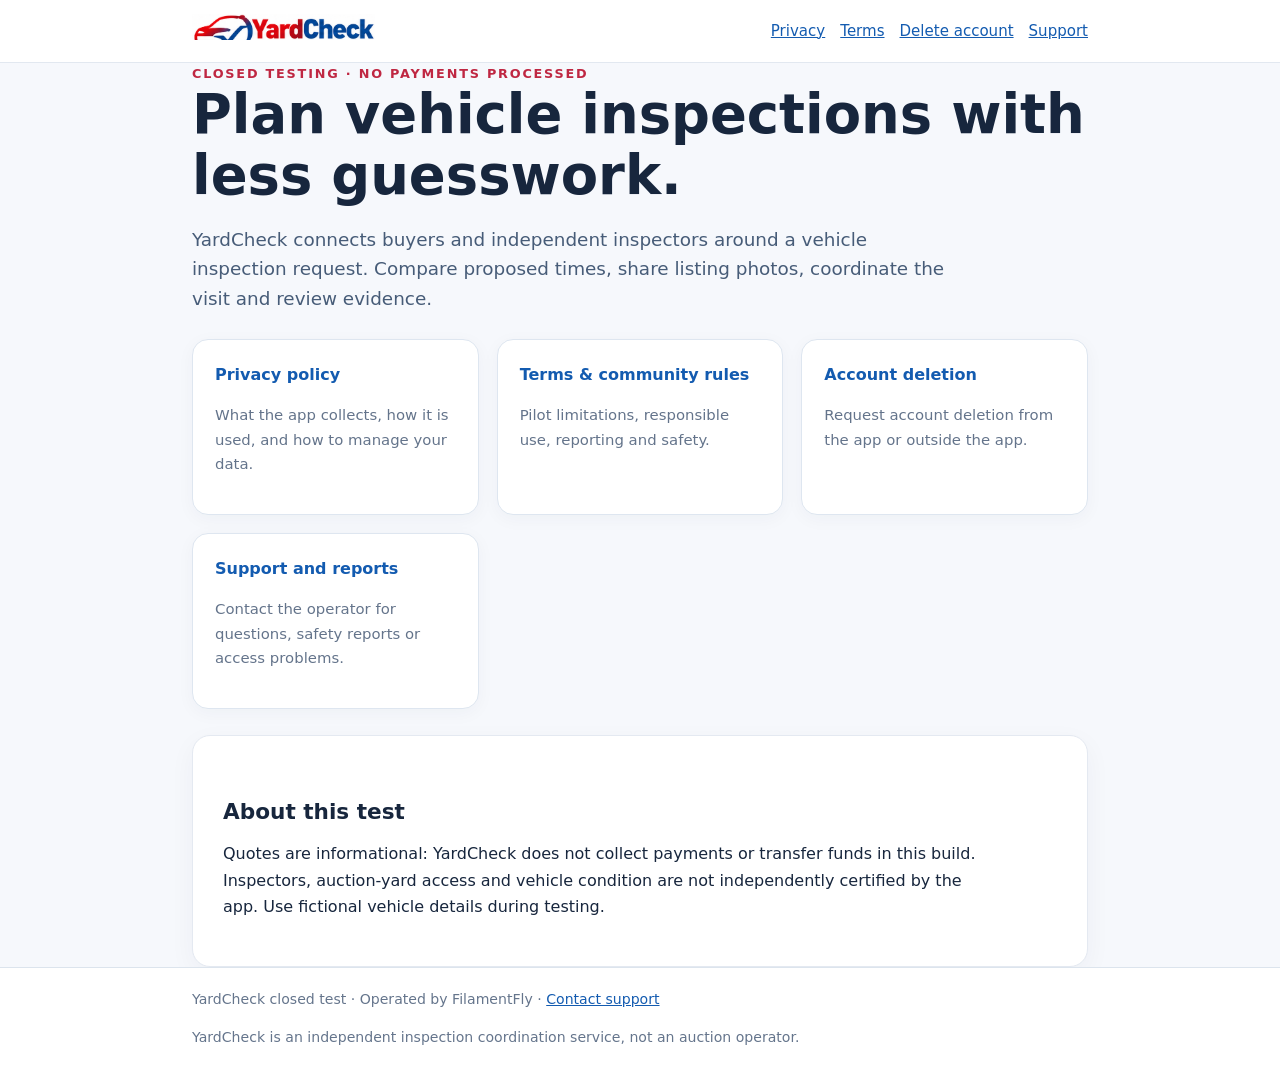
<file: site/index.html>
<!DOCTYPE html><html lang="en"><head><meta charset="UTF-8"><meta name="viewport" content="width=device-width,initial-scale=1"><title>Vehicle inspections · YardCheck</title><meta name="description" content="Vehicle inspections, coordinated with YardCheck."><link rel="stylesheet" href="style.css"></head><body><header><div class="wrap"><nav><a href="index.html" aria-label="YardCheck home"><img src="yardcheck-logo.webp" alt="YardCheck"></a><div class="links"><a href="privacy.html">Privacy</a><a href="terms.html">Terms</a><a href="delete-account.html">Delete account</a><a href="support.html">Support</a></div></nav></div></header><main class="wrap"><div class="eyebrow">Closed testing · No payments processed</div><h1>Plan vehicle inspections with less guesswork.</h1><p class="lead">YardCheck connects buyers and independent inspectors around a vehicle inspection request. Compare proposed times, share listing photos, coordinate the visit and review evidence.</p><div class="cards"><a href="privacy.html"><strong>Privacy policy</strong><p class="muted">What the app collects, how it is used, and how to manage your data.</p></a><a href="terms.html"><strong>Terms & community rules</strong><p class="muted">Pilot limitations, responsible use, reporting and safety.</p></a><a href="delete-account.html"><strong>Account deletion</strong><p class="muted">Request account deletion from the app or outside the app.</p></a><a href="support.html"><strong>Support and reports</strong><p class="muted">Contact the operator for questions, safety reports or access problems.</p></a></div><div class="card"><h2>About this test</h2><p>Quotes are informational: YardCheck does not collect payments or transfer funds in this build. Inspectors, auction-yard access and vehicle condition are not independently certified by the app. Use fictional vehicle details during testing.</p></div></main><footer><div class="wrap">YardCheck closed test · Operated by FilamentFly · <a href="support.html">Contact support</a><p>YardCheck is an independent inspection coordination service, not an auction operator.</p></div></footer></body></html>
</file>
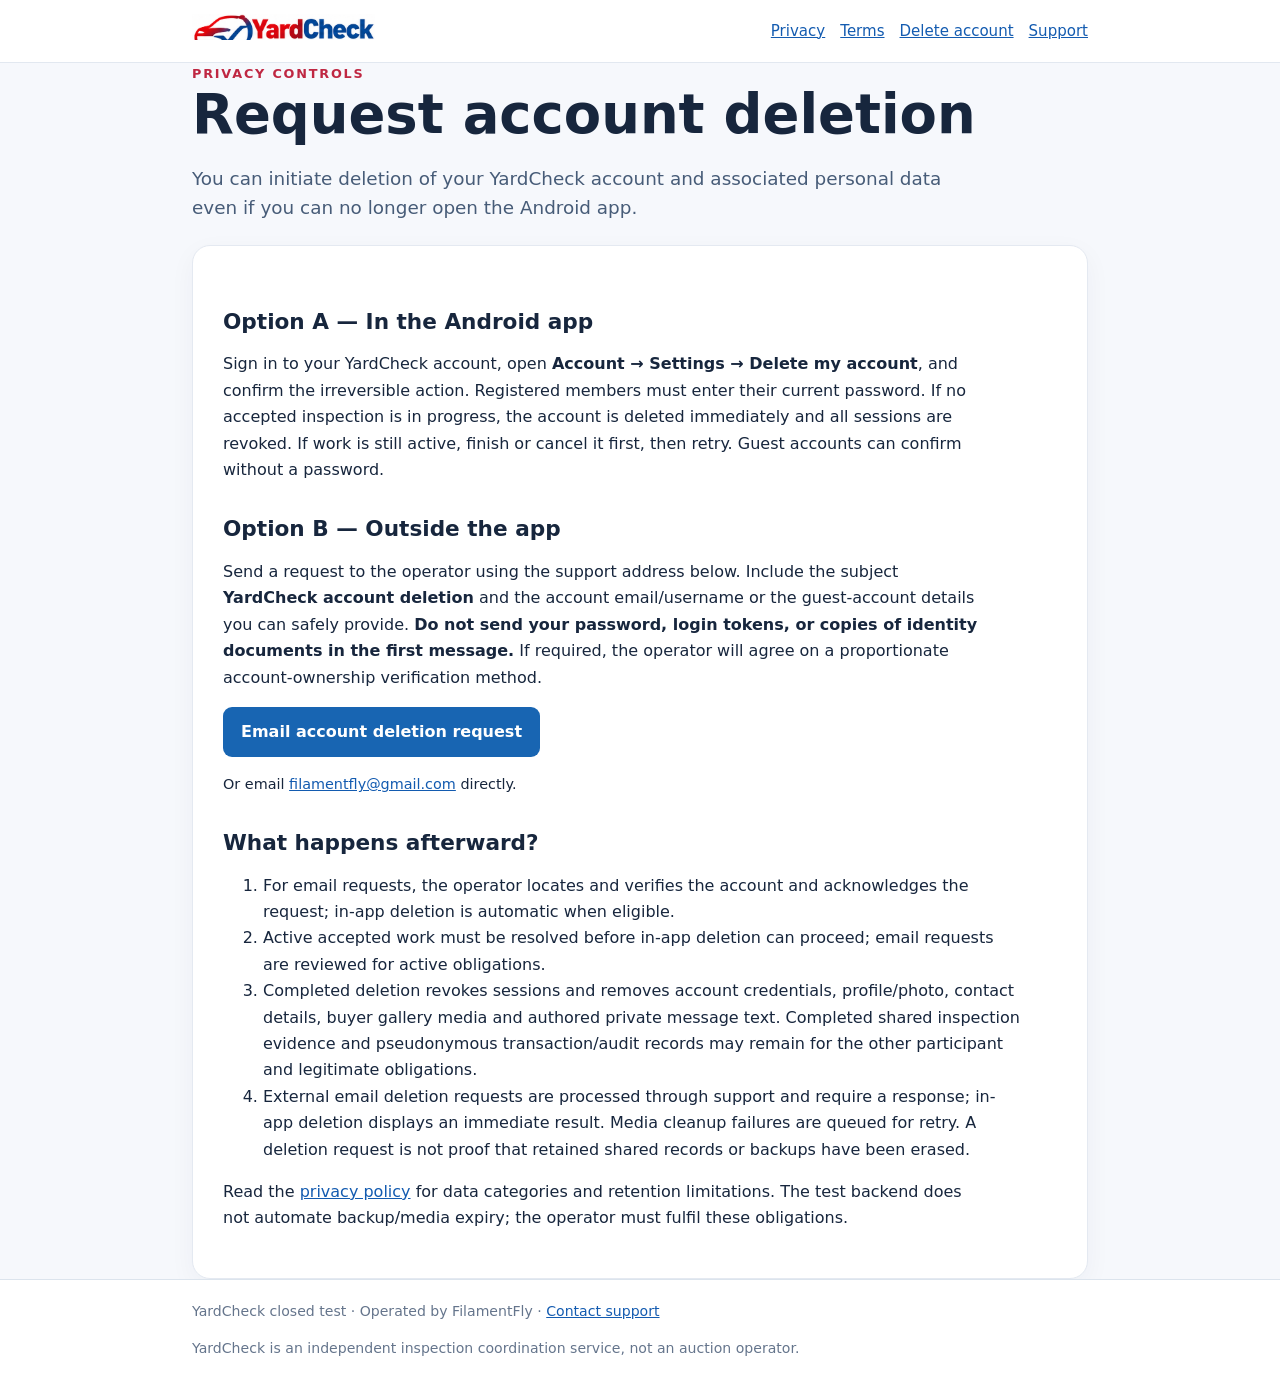
<file: site/delete-account.html>
<!DOCTYPE html><html lang="en"><head><meta charset="UTF-8"><meta name="viewport" content="width=device-width,initial-scale=1"><title>Account deletion · YardCheck</title><meta name="description" content="How to request account and data deletion from YardCheck."><link rel="stylesheet" href="style.css"></head><body><header><div class="wrap"><nav><a href="index.html" aria-label="YardCheck home"><img src="yardcheck-logo.webp" alt="YardCheck"></a><div class="links"><a href="privacy.html">Privacy</a><a href="terms.html">Terms</a><a href="delete-account.html">Delete account</a><a href="support.html">Support</a></div></nav></div></header><main class="wrap"><div class="eyebrow">Privacy controls</div><h1>Request account deletion</h1><p class="lead">You can initiate deletion of your YardCheck account and associated personal data even if you can no longer open the Android app.</p><div class="card"><h2>Option A — In the Android app</h2><p>Sign in to your YardCheck account, open <strong>Account → Settings → Delete my account</strong>, and confirm the irreversible action. Registered members must enter their current password. If no accepted inspection is in progress, the account is deleted immediately and all sessions are revoked. If work is still active, finish or cancel it first, then retry. Guest accounts can confirm without a password.</p><h2>Option B — Outside the app</h2><p>Send a request to the operator using the support address below. Include the subject <strong>YardCheck account deletion</strong> and the account email/username or the guest-account details you can safely provide. <strong>Do not send your password, login tokens, or copies of identity documents in the first message.</strong> If required, the operator will agree on a proportionate account-ownership verification method.</p><p><a class="action" href="mailto:filamentfly@gmail.com?subject=YardCheck%20account%20deletion">Email account deletion request</a></p><p class="small">Or email <a href="mailto:filamentfly@gmail.com">filamentfly@gmail.com</a> directly.</p><h2>What happens afterward?</h2><ol><li>For email requests, the operator locates and verifies the account and acknowledges the request; in-app deletion is automatic when eligible.</li><li>Active accepted work must be resolved before in-app deletion can proceed; email requests are reviewed for active obligations.</li><li>Completed deletion revokes sessions and removes account credentials, profile/photo, contact details, buyer gallery media and authored private message text. Completed shared inspection evidence and pseudonymous transaction/audit records may remain for the other participant and legitimate obligations.</li><li>External email deletion requests are processed through support and require a response; in-app deletion displays an immediate result. Media cleanup failures are queued for retry. A deletion request is not proof that retained shared records or backups have been erased.</li></ol><p>Read the <a href="privacy.html">privacy policy</a> for data categories and retention limitations. The test backend does not automate backup/media expiry; the operator must fulfil these obligations.</p></div></main><footer><div class="wrap">YardCheck closed test · Operated by FilamentFly · <a href="support.html">Contact support</a><p>YardCheck is an independent inspection coordination service, not an auction operator.</p></div></footer></body></html>
</file>
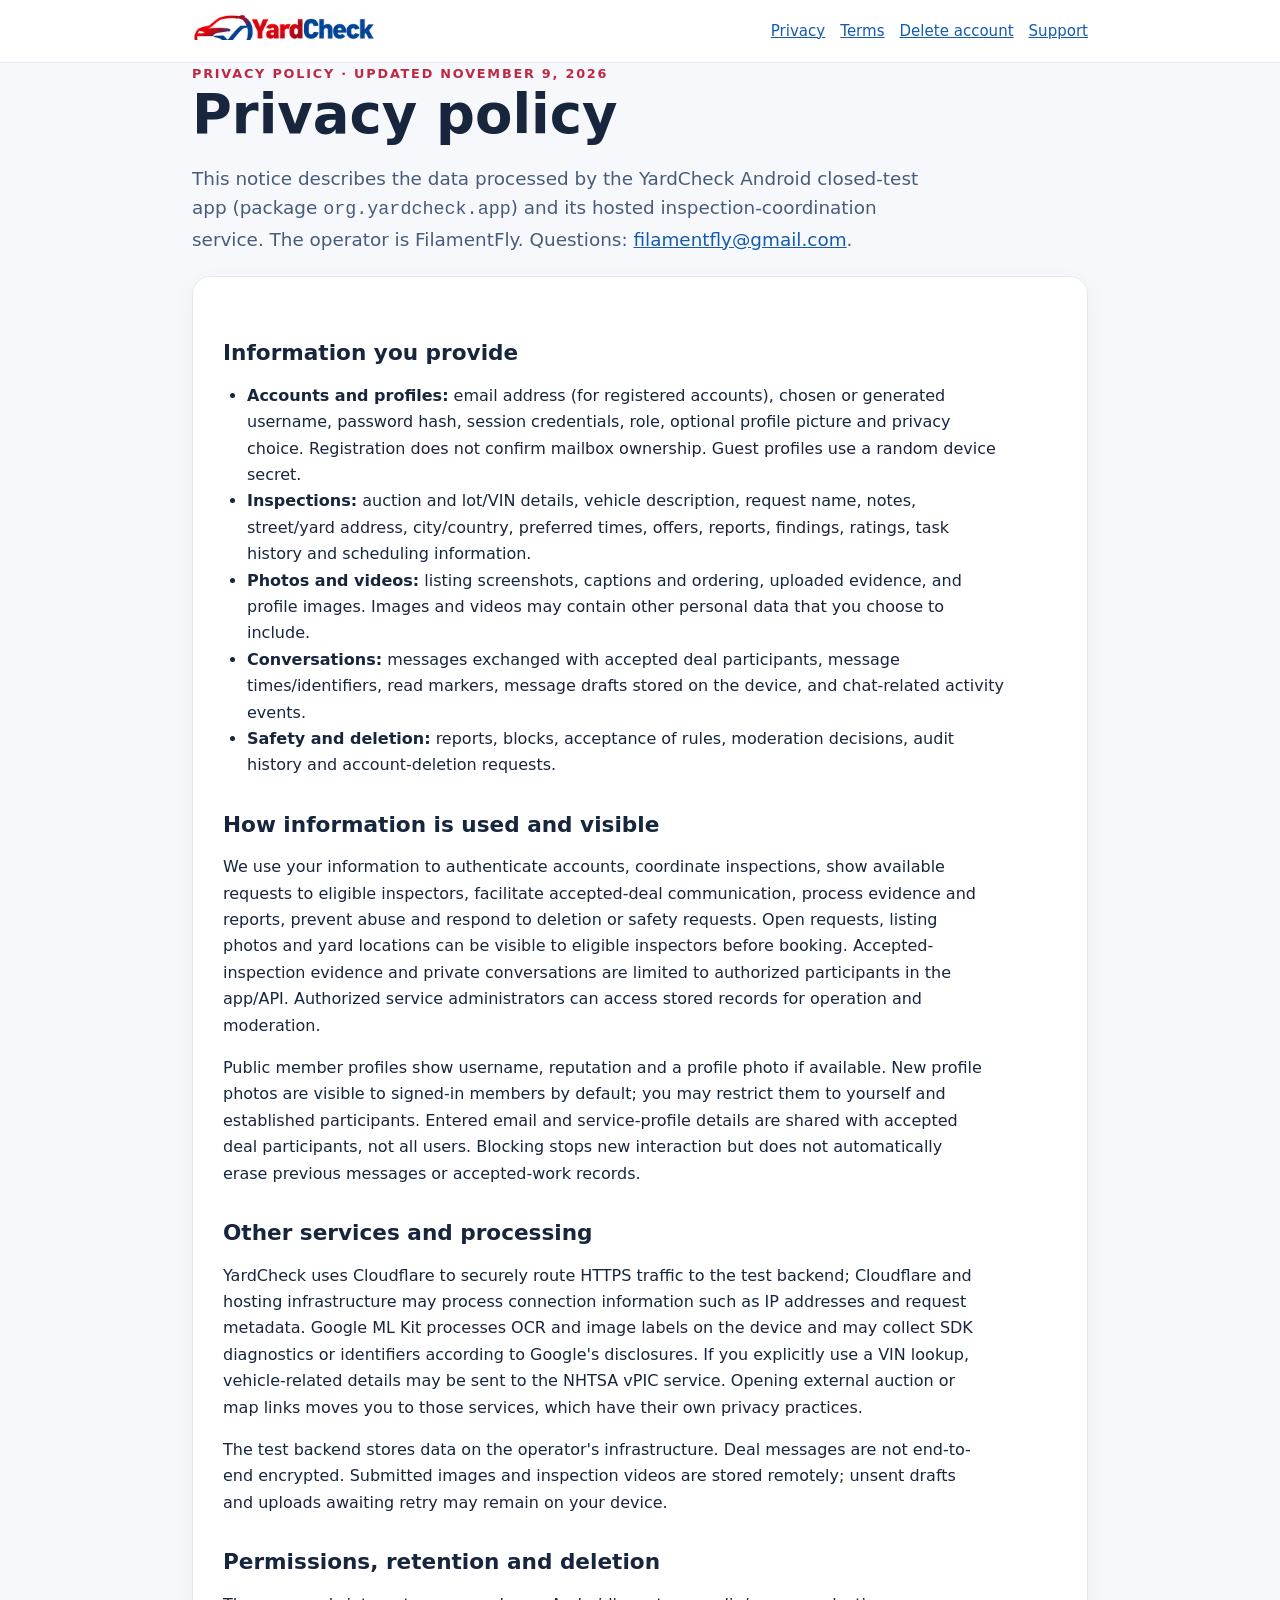
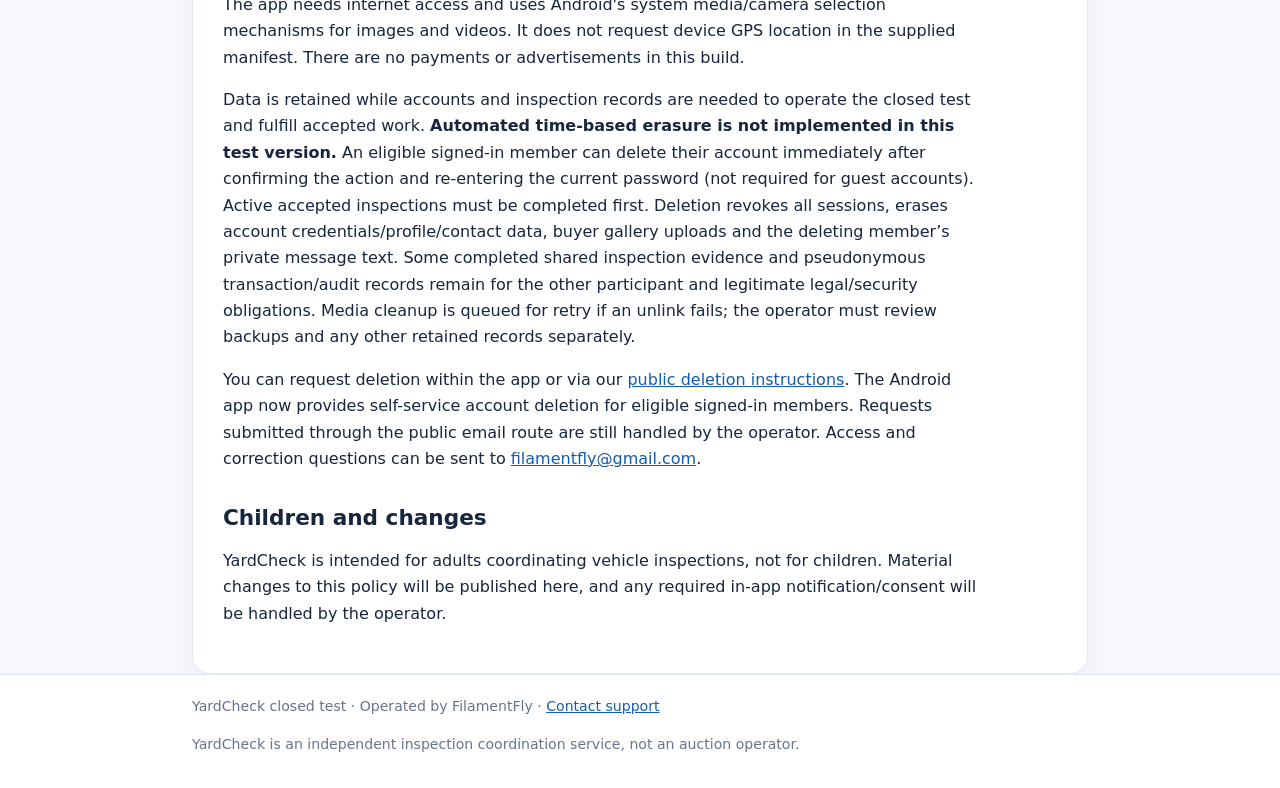
<file: site/privacy.html>
<!DOCTYPE html><html lang="en"><head><meta charset="UTF-8"><meta name="viewport" content="width=device-width,initial-scale=1"><title>Privacy policy · YardCheck</title><meta name="description" content="Privacy policy for the YardCheck Android app."><link rel="stylesheet" href="style.css"></head><body><header><div class="wrap"><nav><a href="index.html" aria-label="YardCheck home"><img src="yardcheck-logo.webp" alt="YardCheck"></a><div class="links"><a href="privacy.html">Privacy</a><a href="terms.html">Terms</a><a href="delete-account.html">Delete account</a><a href="support.html">Support</a></div></nav></div></header><main class="wrap"><div class="eyebrow">Privacy policy · Updated November 9, 2026</div><h1>Privacy policy</h1><p class="lead">This notice describes the data processed by the YardCheck Android closed-test app (package <code>org.yardcheck.app</code>) and its hosted inspection-coordination service. The operator is FilamentFly. Questions: <a href="mailto:filamentfly@gmail.com">filamentfly@gmail.com</a>.</p><div class="card"><h2>Information you provide</h2><ul><li><strong>Accounts and profiles:</strong> email address (for registered accounts), chosen or generated username, password hash, session credentials, role, optional profile picture and privacy choice. Registration does not confirm mailbox ownership. Guest profiles use a random device secret.</li><li><strong>Inspections:</strong> auction and lot/VIN details, vehicle description, request name, notes, street/yard address, city/country, preferred times, offers, reports, findings, ratings, task history and scheduling information.</li><li><strong>Photos and videos:</strong> listing screenshots, captions and ordering, uploaded evidence, and profile images. Images and videos may contain other personal data that you choose to include.</li><li><strong>Conversations:</strong> messages exchanged with accepted deal participants, message times/identifiers, read markers, message drafts stored on the device, and chat-related activity events.</li><li><strong>Safety and deletion:</strong> reports, blocks, acceptance of rules, moderation decisions, audit history and account-deletion requests.</li></ul><h2>How information is used and visible</h2><p>We use your information to authenticate accounts, coordinate inspections, show available requests to eligible inspectors, facilitate accepted-deal communication, process evidence and reports, prevent abuse and respond to deletion or safety requests. Open requests, listing photos and yard locations can be visible to eligible inspectors before booking. Accepted-inspection evidence and private conversations are limited to authorized participants in the app/API. Authorized service administrators can access stored records for operation and moderation.</p><p>Public member profiles show username, reputation and a profile photo if available. New profile photos are visible to signed-in members by default; you may restrict them to yourself and established participants. Entered email and service-profile details are shared with accepted deal participants, not all users. Blocking stops new interaction but does not automatically erase previous messages or accepted-work records.</p><h2>Other services and processing</h2><p>YardCheck uses Cloudflare to securely route HTTPS traffic to the test backend; Cloudflare and hosting infrastructure may process connection information such as IP addresses and request metadata. Google ML Kit processes OCR and image labels on the device and may collect SDK diagnostics or identifiers according to Google's disclosures. If you explicitly use a VIN lookup, vehicle-related details may be sent to the NHTSA vPIC service. Opening external auction or map links moves you to those services, which have their own privacy practices.</p><p>The test backend stores data on the operator's infrastructure. Deal messages are not end-to-end encrypted. Submitted images and inspection videos are stored remotely; unsent drafts and uploads awaiting retry may remain on your device.</p><h2>Permissions, retention and deletion</h2><p>The app needs internet access and uses Android's system media/camera selection mechanisms for images and videos. It does not request device GPS location in the supplied manifest. There are no payments or advertisements in this build.</p><p>Data is retained while accounts and inspection records are needed to operate the closed test and fulfill accepted work. <strong>Automated time-based erasure is not implemented in this test version.</strong> An eligible signed-in member can delete their account immediately after confirming the action and re-entering the current password (not required for guest accounts). Active accepted inspections must be completed first. Deletion revokes all sessions, erases account credentials/profile/contact data, buyer gallery uploads and the deleting member’s private message text. Some completed shared inspection evidence and pseudonymous transaction/audit records remain for the other participant and legitimate legal/security obligations. Media cleanup is queued for retry if an unlink fails; the operator must review backups and any other retained records separately.</p><p>You can request deletion within the app or via our <a href="delete-account.html">public deletion instructions</a>. The Android app now provides self-service account deletion for eligible signed-in members. Requests submitted through the public email route are still handled by the operator. Access and correction questions can be sent to <a href="mailto:filamentfly@gmail.com">filamentfly@gmail.com</a>.</p><h2>Children and changes</h2><p>YardCheck is intended for adults coordinating vehicle inspections, not for children. Material changes to this policy will be published here, and any required in-app notification/consent will be handled by the operator.</p></div></main><footer><div class="wrap">YardCheck closed test · Operated by FilamentFly · <a href="support.html">Contact support</a><p>YardCheck is an independent inspection coordination service, not an auction operator.</p></div></footer></body></html>
</file>
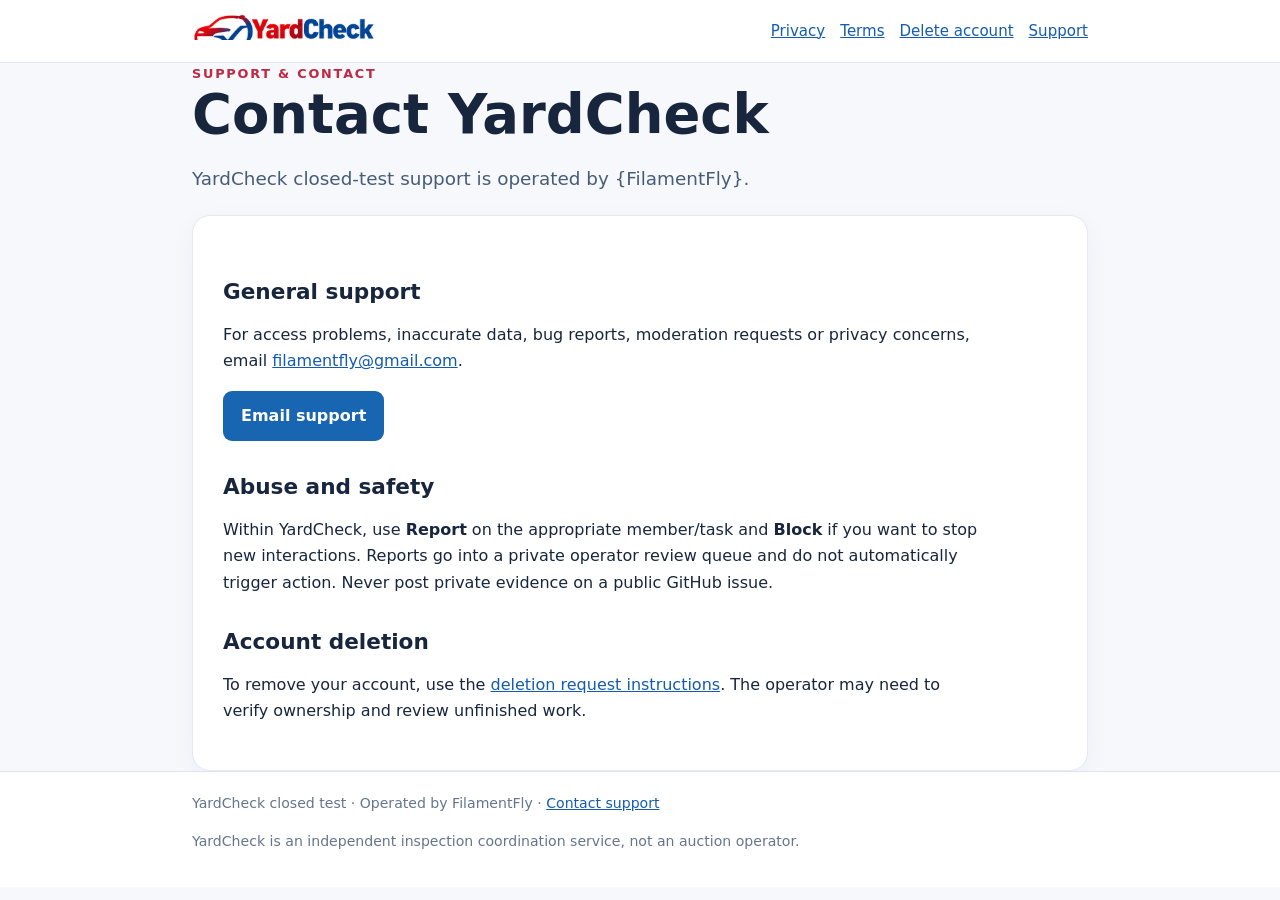
<file: site/support.html>
<!DOCTYPE html><html lang="en"><head><meta charset="UTF-8"><meta name="viewport" content="width=device-width,initial-scale=1"><title>Support · YardCheck</title><meta name="description" content="Contact and safety reporting for YardCheck."><link rel="stylesheet" href="style.css"></head><body><header><div class="wrap"><nav><a href="index.html" aria-label="YardCheck home"><img src="yardcheck-logo.webp" alt="YardCheck"></a><div class="links"><a href="privacy.html">Privacy</a><a href="terms.html">Terms</a><a href="delete-account.html">Delete account</a><a href="support.html">Support</a></div></nav></div></header><main class="wrap"><div class="eyebrow">Support & contact</div><h1>Contact YardCheck</h1><p class="lead">YardCheck closed-test support is operated by {FilamentFly}.</p><div class="card"><h2>General support</h2><p>For access problems, inaccurate data, bug reports, moderation requests or privacy concerns, email <a href="mailto:filamentfly@gmail.com">filamentfly@gmail.com</a>.</p><p><a class="action" href="mailto:filamentfly@gmail.com?subject=YardCheck%20support">Email support</a></p><h2>Abuse and safety</h2><p>Within YardCheck, use <strong>Report</strong> on the appropriate member/task and <strong>Block</strong> if you want to stop new interactions. Reports go into a private operator review queue and do not automatically trigger action. Never post private evidence on a public GitHub issue.</p><h2>Account deletion</h2><p>To remove your account, use the <a href="delete-account.html">deletion request instructions</a>. The operator may need to verify ownership and review unfinished work.</p></div></main><footer><div class="wrap">YardCheck closed test · Operated by FilamentFly · <a href="support.html">Contact support</a><p>YardCheck is an independent inspection coordination service, not an auction operator.</p></div></footer></body></html>
</file>
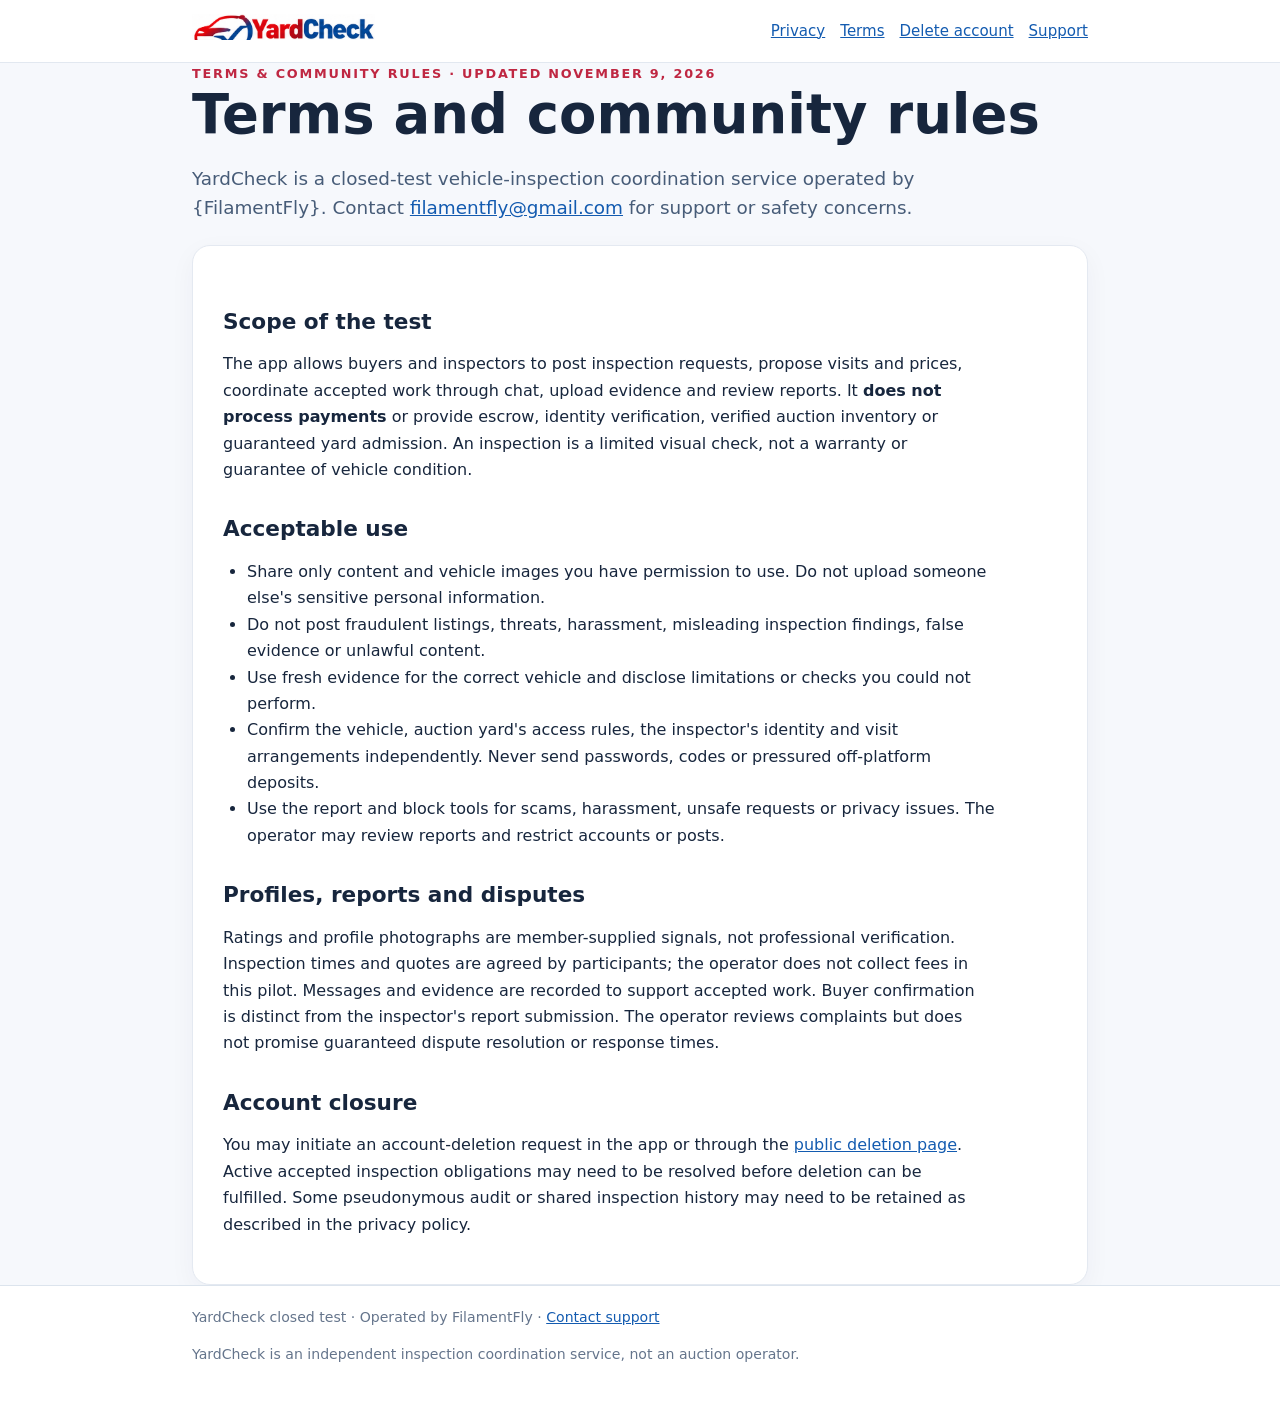
<file: site/terms.html>
<!DOCTYPE html><html lang="en"><head><meta charset="UTF-8"><meta name="viewport" content="width=device-width,initial-scale=1"><title>Terms and community rules · YardCheck</title><meta name="description" content="Terms and community rules for YardCheck closed testing."><link rel="stylesheet" href="style.css"></head><body><header><div class="wrap"><nav><a href="index.html" aria-label="YardCheck home"><img src="yardcheck-logo.webp" alt="YardCheck"></a><div class="links"><a href="privacy.html">Privacy</a><a href="terms.html">Terms</a><a href="delete-account.html">Delete account</a><a href="support.html">Support</a></div></nav></div></header><main class="wrap"><div class="eyebrow">Terms & community rules · Updated November 9, 2026</div><h1>Terms and community rules</h1><p class="lead">YardCheck is a closed-test vehicle-inspection coordination service operated by {FilamentFly}. Contact <a href="mailto:filamentfly@gmail.com">filamentfly@gmail.com</a> for support or safety concerns.</p><div class="card"><h2>Scope of the test</h2><p>The app allows buyers and inspectors to post inspection requests, propose visits and prices, coordinate accepted work through chat, upload evidence and review reports. It <strong>does not process payments</strong> or provide escrow, identity verification, verified auction inventory or guaranteed yard admission. An inspection is a limited visual check, not a warranty or guarantee of vehicle condition.</p><h2>Acceptable use</h2><ul><li>Share only content and vehicle images you have permission to use. Do not upload someone else's sensitive personal information.</li><li>Do not post fraudulent listings, threats, harassment, misleading inspection findings, false evidence or unlawful content.</li><li>Use fresh evidence for the correct vehicle and disclose limitations or checks you could not perform.</li><li>Confirm the vehicle, auction yard's access rules, the inspector's identity and visit arrangements independently. Never send passwords, codes or pressured off-platform deposits.</li><li>Use the report and block tools for scams, harassment, unsafe requests or privacy issues. The operator may review reports and restrict accounts or posts.</li></ul><h2>Profiles, reports and disputes</h2><p>Ratings and profile photographs are member-supplied signals, not professional verification. Inspection times and quotes are agreed by participants; the operator does not collect fees in this pilot. Messages and evidence are recorded to support accepted work. Buyer confirmation is distinct from the inspector's report submission. The operator reviews complaints but does not promise guaranteed dispute resolution or response times.</p><h2>Account closure</h2><p>You may initiate an account-deletion request in the app or through the <a href="delete-account.html">public deletion page</a>. Active accepted inspection obligations may need to be resolved before deletion can be fulfilled. Some pseudonymous audit or shared inspection history may need to be retained as described in the privacy policy.</p></div></main><footer><div class="wrap">YardCheck closed test · Operated by FilamentFly · <a href="support.html">Contact support</a><p>YardCheck is an independent inspection coordination service, not an auction operator.</p></div></footer></body></html>
</file>
<file: site/style.css>
*{box-sizing:border-box}html{font-family:Inter,system-ui,-apple-system,Segoe UI,Roboto,sans-serif;color:#17263d;background:#f6f8fc;line-height:1.65}body{margin:0}a{color:#135bb0}a:hover{text-decoration:underline}.wrap{max-width:940px;padding:0 22px;margin:auto}header{background:white;border-bottom:1px solid #e2e8f0}nav{display:flex;align-items:center;gap:20px;flex-wrap:wrap;justify-content:space-between;padding:14px 0}nav img{width:183px;max-height:54px;object-fit:contain;object-position:left}nav .links{display:flex;flex-wrap:wrap;gap:15px;font-size:.94rem}main{padding:45px 0 60px}h1{font-size:clamp(2rem,5vw,3.4rem);line-height:1.12;margin:0 0 18px}h2{font-size:1.35rem;line-height:1.28;margin:32px 0 10px}p,li{max-width:760px}ul{padding-left:24px}.lead{font-size:1.15rem;color:#475c78;line-height:1.6}.card{background:white;border:1px solid #e4e9f1;border-radius:18px;box-shadow:0 8px 27px rgba(16,42,73,.045);padding:30px;margin-top:22px}.cards{display:grid;grid-template-columns:repeat(auto-fit,minmax(225px,1fr));gap:18px;margin:26px 0}.cards a{display:block;background:white;border-radius:16px;border:1px solid #dee6f0;padding:22px;text-decoration:none;box-shadow:0 4px 18px rgba(16,42,73,.04)}.cards a:hover{border-color:#2e65ae}.eyebrow{font-size:.8rem;color:#bf2742;text-transform:uppercase;font-weight:800;letter-spacing:.14em}.muted{color:#64748b;font-size:.93rem}.action{display:inline-block;background:#1865b2;color:white;text-decoration:none;padding:12px 18px;border-radius:9px;font-weight:650}.action:hover{color:white;background:#124e89;text-decoration:none}footer{border-top:1px solid #dce4ed;padding:20px 0;background:white;color:#65758c;font-size:.88rem}.warning{border-left:4px solid #cd3654;background:#fff4f5;padding:12px 17px}.small{font-size:.9rem}@media(max-width:620px){.card{padding:19px}main{padding-top:30px}nav{align-items:flex-start}}
</file>
